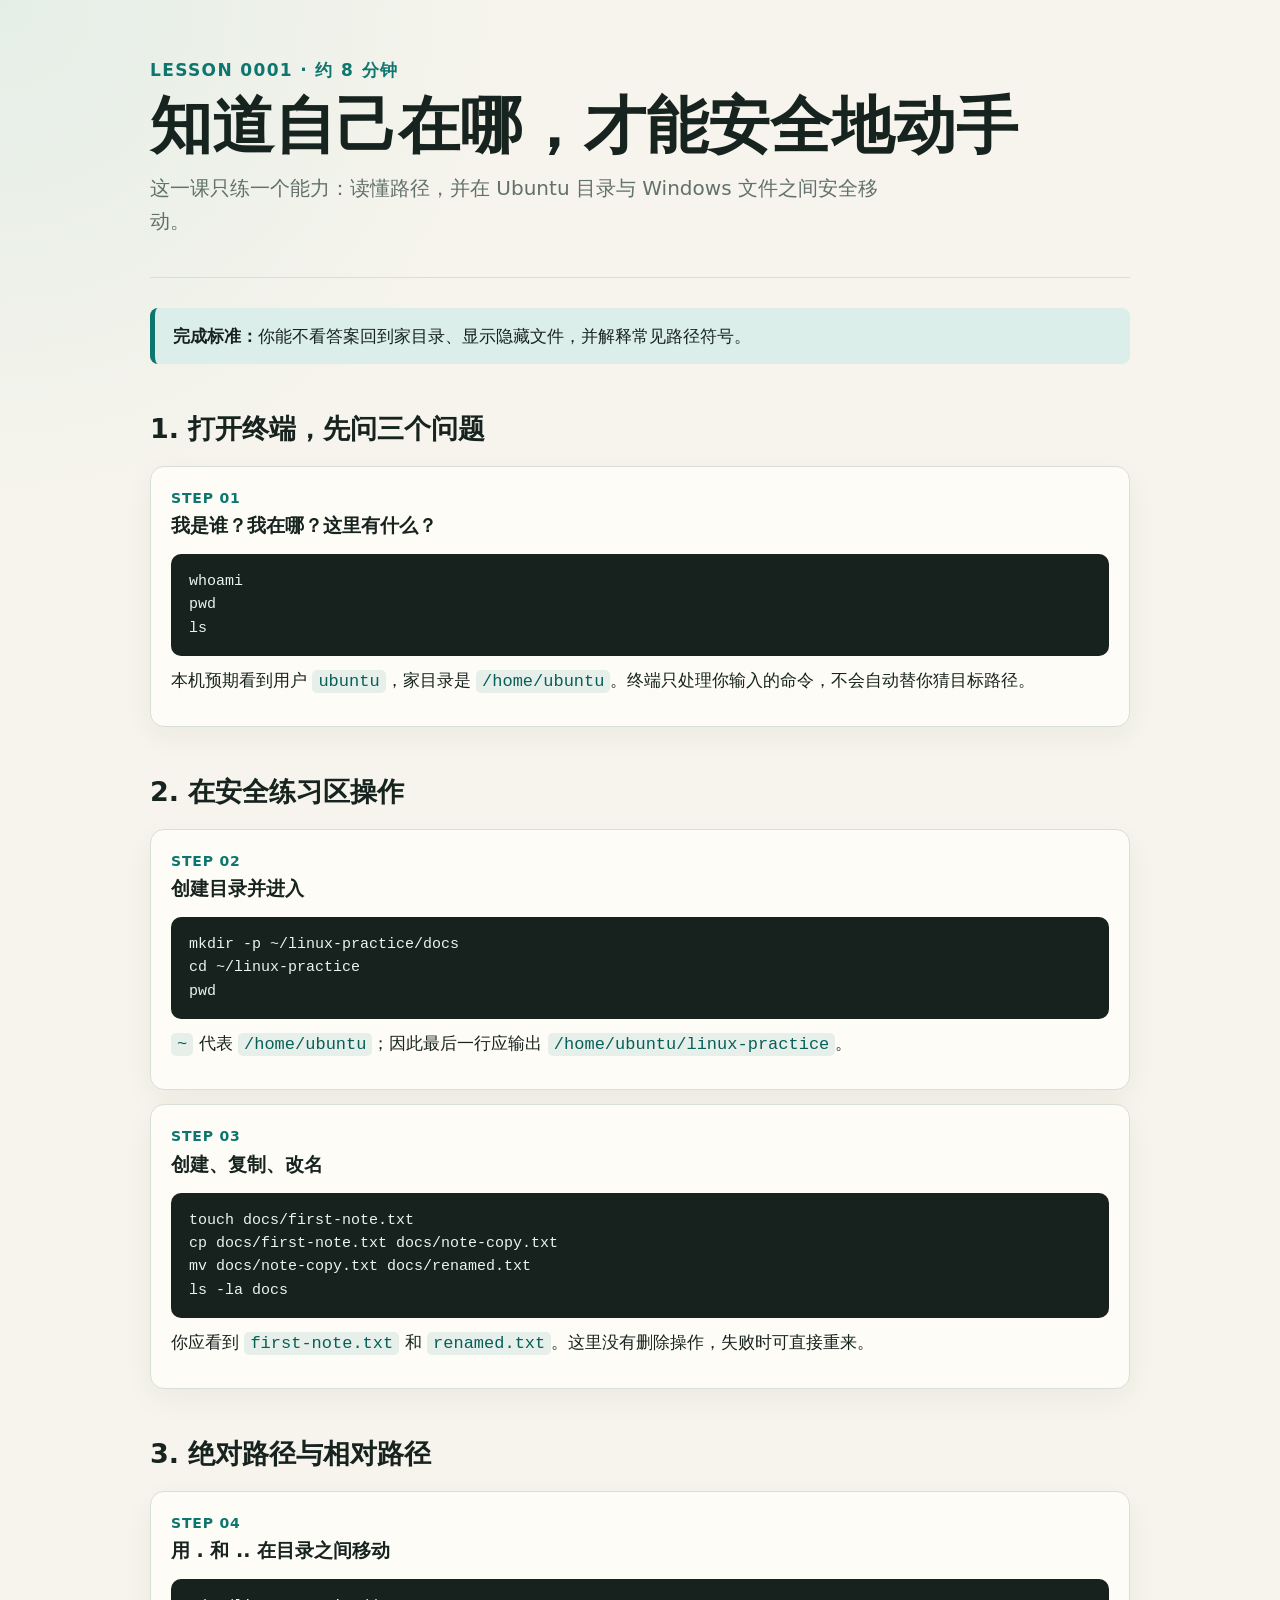
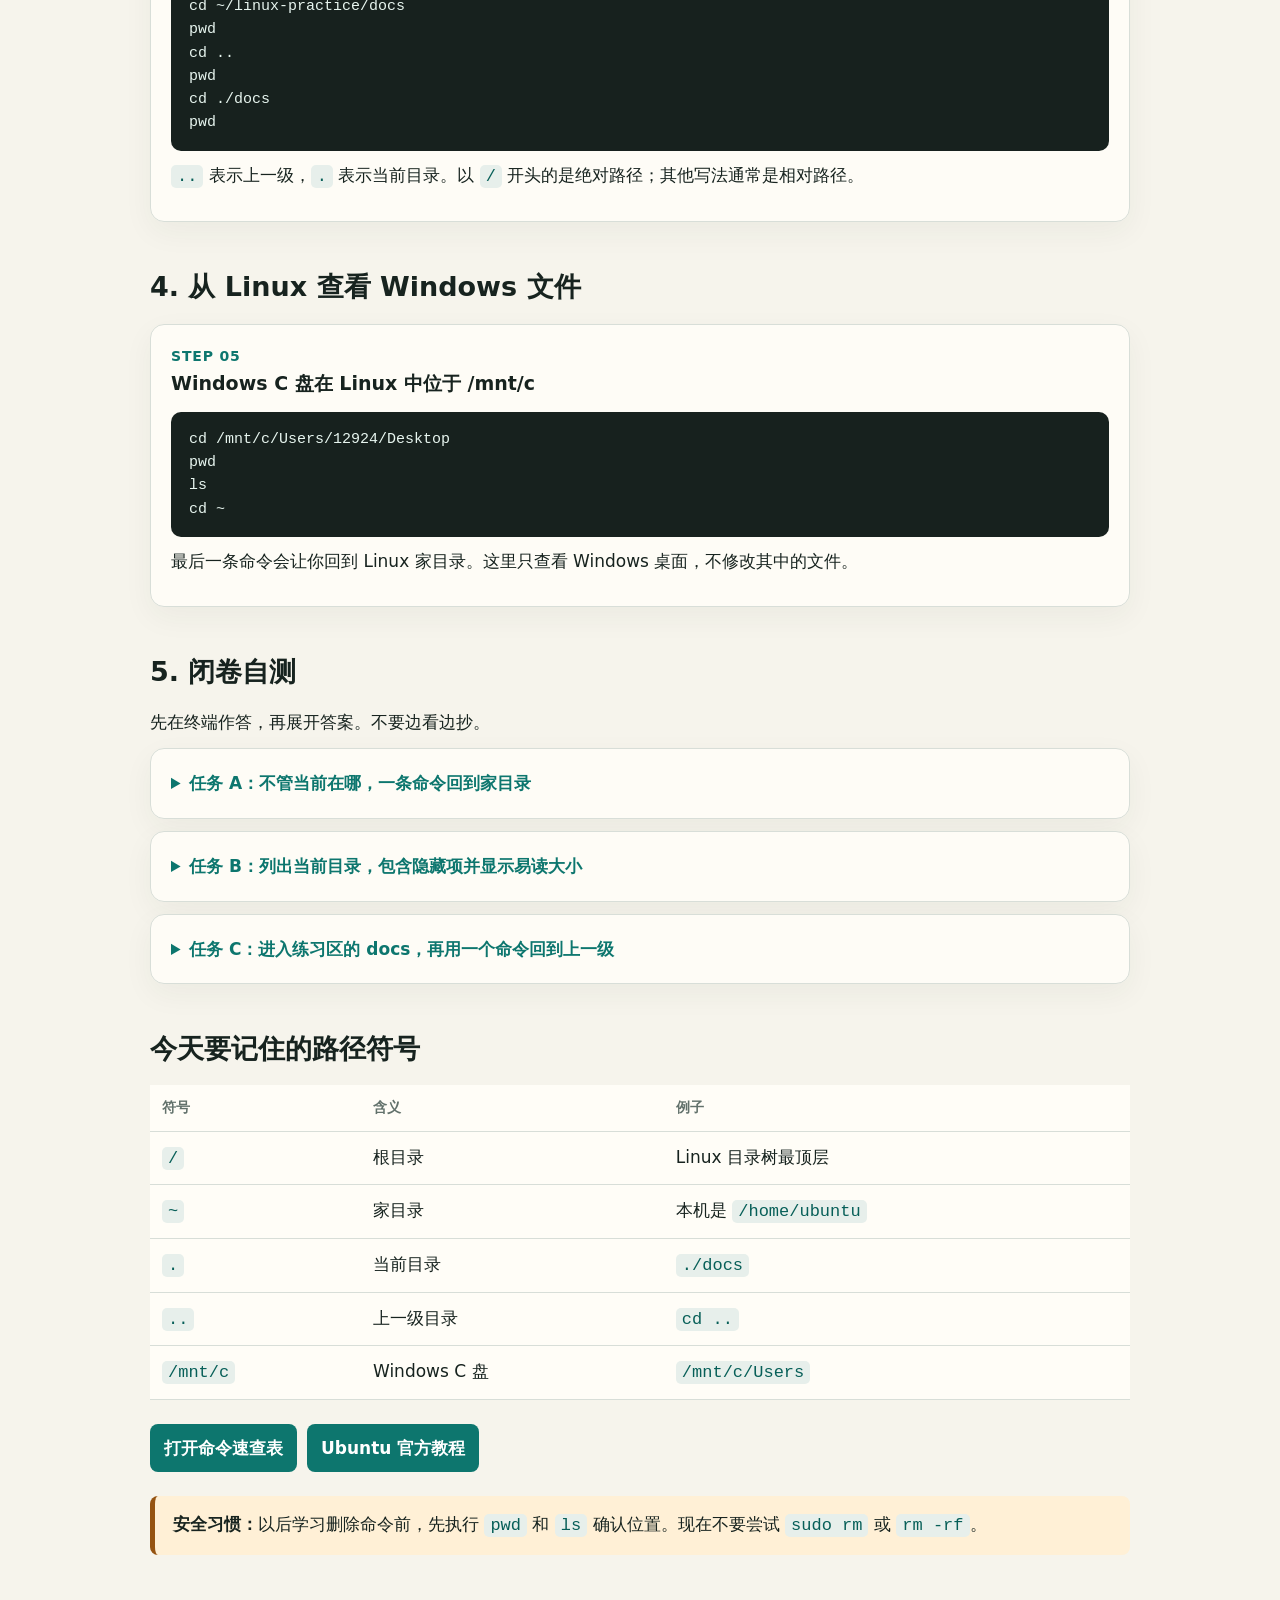
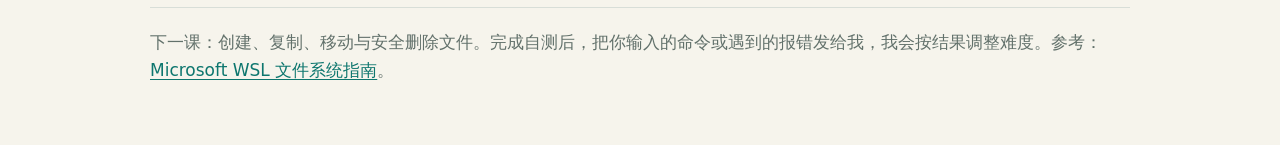
<file: lessons/0001-linux-navigation.html>
<!doctype html>
<html lang="zh-CN">
<head>
  <meta charset="utf-8">
  <meta name="viewport" content="width=device-width, initial-scale=1">
  <title>第一课：在 Linux 中知道自己在哪</title>
  <link rel="stylesheet" href="../assets/lesson.css">
</head>
<body>
<main class="page">
  <header>
    <div class="eyebrow">Lesson 0001 · 约 8 分钟</div>
    <h1>知道自己在哪，才能安全地动手</h1>
    <p class="lead">这一课只练一个能力：读懂路径，并在 Ubuntu 目录与 Windows 文件之间安全移动。</p>
  </header>

  <div class="callout">
    <strong>完成标准：</strong>你能不看答案回到家目录、显示隐藏文件，并解释常见路径符号。
  </div>

  <h2>1. 打开终端，先问三个问题</h2>
  <div class="step">
    <div class="step-number">STEP 01</div>
    <h3>我是谁？我在哪？这里有什么？</h3>
    <pre>whoami
pwd
ls</pre>
    <p>本机预期看到用户 <code>ubuntu</code>，家目录是 <code>/home/ubuntu</code>。终端只处理你输入的命令，不会自动替你猜目标路径。</p>
  </div>

  <h2>2. 在安全练习区操作</h2>
  <div class="step">
    <div class="step-number">STEP 02</div>
    <h3>创建目录并进入</h3>
    <pre>mkdir -p ~/linux-practice/docs
cd ~/linux-practice
pwd</pre>
    <p><code>~</code> 代表 <code>/home/ubuntu</code>；因此最后一行应输出 <code>/home/ubuntu/linux-practice</code>。</p>
  </div>

  <div class="step">
    <div class="step-number">STEP 03</div>
    <h3>创建、复制、改名</h3>
    <pre>touch docs/first-note.txt
cp docs/first-note.txt docs/note-copy.txt
mv docs/note-copy.txt docs/renamed.txt
ls -la docs</pre>
    <p>你应看到 <code>first-note.txt</code> 和 <code>renamed.txt</code>。这里没有删除操作，失败时可直接重来。</p>
  </div>

  <h2>3. 绝对路径与相对路径</h2>
  <div class="step">
    <div class="step-number">STEP 04</div>
    <h3>用 . 和 .. 在目录之间移动</h3>
    <pre>cd ~/linux-practice/docs
pwd
cd ..
pwd
cd ./docs
pwd</pre>
    <p><code>..</code> 表示上一级，<code>.</code> 表示当前目录。以 <code>/</code> 开头的是绝对路径；其他写法通常是相对路径。</p>
  </div>

  <h2>4. 从 Linux 查看 Windows 文件</h2>
  <div class="step">
    <div class="step-number">STEP 05</div>
    <h3>Windows C 盘在 Linux 中位于 /mnt/c</h3>
    <pre>cd /mnt/c/Users/12924/Desktop
pwd
ls
cd ~</pre>
    <p>最后一条命令会让你回到 Linux 家目录。这里只查看 Windows 桌面，不修改其中的文件。</p>
  </div>

  <h2>5. 闭卷自测</h2>
  <p>先在终端作答，再展开答案。不要边看边抄。</p>
  <details><summary>任务 A：不管当前在哪，一条命令回到家目录</summary><pre>cd ~</pre></details>
  <details><summary>任务 B：列出当前目录，包含隐藏项并显示易读大小</summary><pre>ls -lah</pre></details>
  <details><summary>任务 C：进入练习区的 docs，再用一个命令回到上一级</summary><pre>cd ~/linux-practice/docs
cd ..</pre></details>

  <h2>今天要记住的路径符号</h2>
  <table>
    <thead><tr><th>符号</th><th>含义</th><th>例子</th></tr></thead>
    <tbody>
      <tr><td><code>/</code></td><td>根目录</td><td>Linux 目录树最顶层</td></tr>
      <tr><td><code>~</code></td><td>家目录</td><td>本机是 <code>/home/ubuntu</code></td></tr>
      <tr><td><code>.</code></td><td>当前目录</td><td><code>./docs</code></td></tr>
      <tr><td><code>..</code></td><td>上一级目录</td><td><code>cd ..</code></td></tr>
      <tr><td><code>/mnt/c</code></td><td>Windows C 盘</td><td><code>/mnt/c/Users</code></td></tr>
    </tbody>
  </table>

  <div class="actions">
    <a class="button" href="../reference/linux-command-cheatsheet.html">打开命令速查表</a>
    <a class="button" href="https://documentation.ubuntu.com/desktop/en/latest/tutorial/the-linux-command-line-for-beginners/">Ubuntu 官方教程</a>
  </div>

  <div class="callout warning">
    <strong>安全习惯：</strong>以后学习删除命令前，先执行 <code>pwd</code> 和 <code>ls</code> 确认位置。现在不要尝试 <code>sudo rm</code> 或 <code>rm -rf</code>。
  </div>

  <footer>
    下一课：创建、复制、移动与安全删除文件。完成自测后，把你输入的命令或遇到的报错发给我，我会按结果调整难度。参考：<a href="https://learn.microsoft.com/en-us/windows/wsl/filesystems">Microsoft WSL 文件系统指南</a>。
  </footer>
</main>
</body>
</html>
</file>
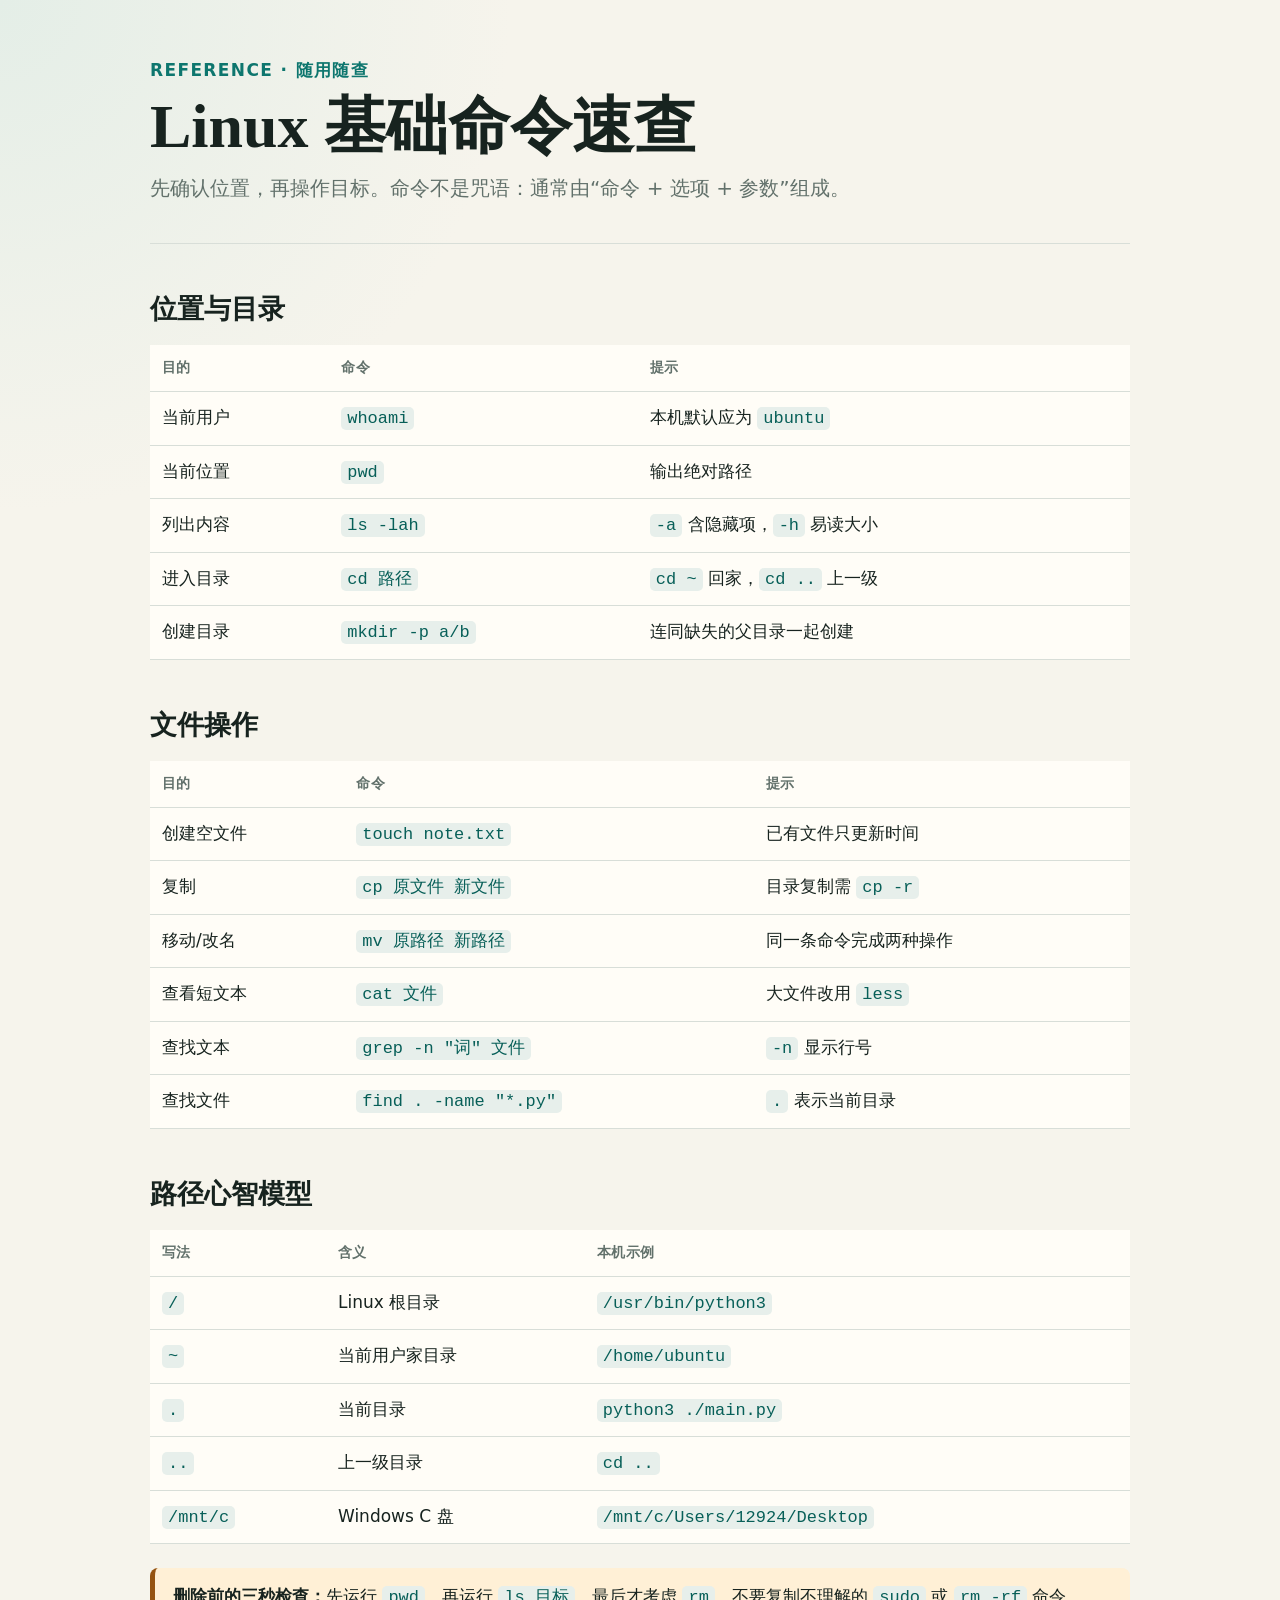
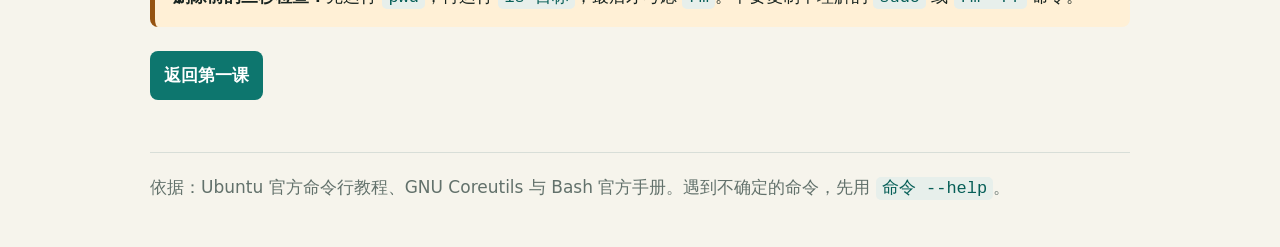
<file: reference/linux-command-cheatsheet.html>
<!doctype html>
<html lang="zh-CN">
<head>
  <meta charset="utf-8">
  <meta name="viewport" content="width=device-width, initial-scale=1">
  <title>Linux 基础命令速查</title>
  <link rel="stylesheet" href="../assets/lesson.css">
</head>
<body>
<main class="page">
  <header>
    <div class="eyebrow">Reference · 随用随查</div>
    <h1>Linux 基础命令速查</h1>
    <p class="lead">先确认位置，再操作目标。命令不是咒语：通常由“命令 + 选项 + 参数”组成。</p>
  </header>

  <h2>位置与目录</h2>
  <table>
    <thead><tr><th>目的</th><th>命令</th><th>提示</th></tr></thead>
    <tbody>
      <tr><td>当前用户</td><td><code>whoami</code></td><td>本机默认应为 <code>ubuntu</code></td></tr>
      <tr><td>当前位置</td><td><code>pwd</code></td><td>输出绝对路径</td></tr>
      <tr><td>列出内容</td><td><code>ls -lah</code></td><td><code>-a</code> 含隐藏项，<code>-h</code> 易读大小</td></tr>
      <tr><td>进入目录</td><td><code>cd 路径</code></td><td><code>cd ~</code> 回家，<code>cd ..</code> 上一级</td></tr>
      <tr><td>创建目录</td><td><code>mkdir -p a/b</code></td><td>连同缺失的父目录一起创建</td></tr>
    </tbody>
  </table>

  <h2>文件操作</h2>
  <table>
    <thead><tr><th>目的</th><th>命令</th><th>提示</th></tr></thead>
    <tbody>
      <tr><td>创建空文件</td><td><code>touch note.txt</code></td><td>已有文件只更新时间</td></tr>
      <tr><td>复制</td><td><code>cp 原文件 新文件</code></td><td>目录复制需 <code>cp -r</code></td></tr>
      <tr><td>移动/改名</td><td><code>mv 原路径 新路径</code></td><td>同一条命令完成两种操作</td></tr>
      <tr><td>查看短文本</td><td><code>cat 文件</code></td><td>大文件改用 <code>less</code></td></tr>
      <tr><td>查找文本</td><td><code>grep -n "词" 文件</code></td><td><code>-n</code> 显示行号</td></tr>
      <tr><td>查找文件</td><td><code>find . -name "*.py"</code></td><td><code>.</code> 表示当前目录</td></tr>
    </tbody>
  </table>

  <h2>路径心智模型</h2>
  <table>
    <thead><tr><th>写法</th><th>含义</th><th>本机示例</th></tr></thead>
    <tbody>
      <tr><td><code>/</code></td><td>Linux 根目录</td><td><code>/usr/bin/python3</code></td></tr>
      <tr><td><code>~</code></td><td>当前用户家目录</td><td><code>/home/ubuntu</code></td></tr>
      <tr><td><code>.</code></td><td>当前目录</td><td><code>python3 ./main.py</code></td></tr>
      <tr><td><code>..</code></td><td>上一级目录</td><td><code>cd ..</code></td></tr>
      <tr><td><code>/mnt/c</code></td><td>Windows C 盘</td><td><code>/mnt/c/Users/12924/Desktop</code></td></tr>
    </tbody>
  </table>

  <div class="callout warning">
    <strong>删除前的三秒检查：</strong>先运行 <code>pwd</code>，再运行 <code>ls 目标</code>，最后才考虑 <code>rm</code>。不要复制不理解的 <code>sudo</code> 或 <code>rm -rf</code> 命令。
  </div>

  <div class="actions"><a class="button" href="../lessons/0001-linux-navigation.html">返回第一课</a></div>
  <footer>依据：Ubuntu 官方命令行教程、GNU Coreutils 与 Bash 官方手册。遇到不确定的命令，先用 <code>命令 --help</code>。</footer>
</main>
</body>
</html>
</file>
<file: assets/lesson.css>
:root {
  color-scheme: light;
  --ink: #17231f;
  --muted: #62716b;
  --paper: #f6f4ec;
  --panel: #fffdf7;
  --line: #d8ded8;
  --accent: #0d766e;
  --accent-soft: #dceeea;
  --warn: #955311;
  --warn-soft: #fff0d6;
  --code: #17211e;
}

* { box-sizing: border-box; }

body {
  margin: 0;
  color: var(--ink);
  background:
    radial-gradient(circle at top left, #e4eee7 0, transparent 32rem),
    var(--paper);
  font: 17px/1.68 "Segoe UI", "Microsoft YaHei", system-ui, sans-serif;
}

.page { width: min(980px, calc(100% - 36px)); margin: 0 auto; padding: 56px 0 80px; }

header { border-bottom: 1px solid var(--line); padding-bottom: 28px; margin-bottom: 30px; }
.eyebrow { color: var(--accent); font-weight: 750; letter-spacing: .08em; text-transform: uppercase; }
h1 { margin: 8px 0 12px; font: 700 clamp(34px, 6vw, 62px)/1.08 Georgia, "Microsoft YaHei", serif; }
h2 { margin: 42px 0 14px; font-size: 27px; }
h3 { margin: 0 0 10px; font-size: 19px; }
p { margin: 10px 0; }
.lead { max-width: 760px; color: var(--muted); font-size: 20px; }

.grid { display: grid; grid-template-columns: repeat(auto-fit, minmax(255px, 1fr)); gap: 16px; }
.card, .step, details {
  background: color-mix(in srgb, var(--panel) 94%, transparent);
  border: 1px solid var(--line);
  border-radius: 14px;
  padding: 20px;
  box-shadow: 0 10px 30px rgb(40 55 48 / 5%);
}
.step { margin: 14px 0; }
.step-number { color: var(--accent); font-weight: 800; font-size: 14px; letter-spacing: .06em; }
.callout { border-left: 5px solid var(--accent); background: var(--accent-soft); padding: 14px 18px; border-radius: 8px; }
.warning { border-left-color: var(--warn); background: var(--warn-soft); }

pre {
  overflow-x: auto;
  margin: 12px 0 4px;
  padding: 16px 18px;
  color: #e7f5ef;
  background: var(--code);
  border-radius: 10px;
  font: 15px/1.55 Consolas, "Cascadia Code", monospace;
}
code, kbd { font-family: Consolas, "Cascadia Code", monospace; }
:not(pre) > code { color: #075f58; background: #e7efeb; padding: 2px 6px; border-radius: 5px; }
kbd { border: 1px solid #aeb8b2; border-bottom-width: 3px; border-radius: 5px; padding: 1px 6px; background: white; }

table { width: 100%; border-collapse: collapse; margin: 14px 0 24px; background: var(--panel); }
th, td { text-align: left; vertical-align: top; border-bottom: 1px solid var(--line); padding: 11px 12px; }
th { color: var(--muted); font-size: 14px; letter-spacing: .03em; }

details { margin: 12px 0; }
summary { cursor: pointer; color: var(--accent); font-weight: 750; }
a { color: var(--accent); text-underline-offset: 3px; }
.actions { display: flex; flex-wrap: wrap; gap: 10px; margin: 24px 0; }
.button { display: inline-block; padding: 10px 14px; border-radius: 8px; color: white; background: var(--accent); text-decoration: none; font-weight: 700; }
.meta { color: var(--muted); font-size: 14px; }
footer { margin-top: 52px; border-top: 1px solid var(--line); padding-top: 20px; color: var(--muted); }

@media print {
  body { background: white; font-size: 11pt; }
  .page { width: 100%; padding: 0; }
  .card, .step, details { box-shadow: none; break-inside: avoid; }
  a { color: black; text-decoration: none; }
}
</file>
